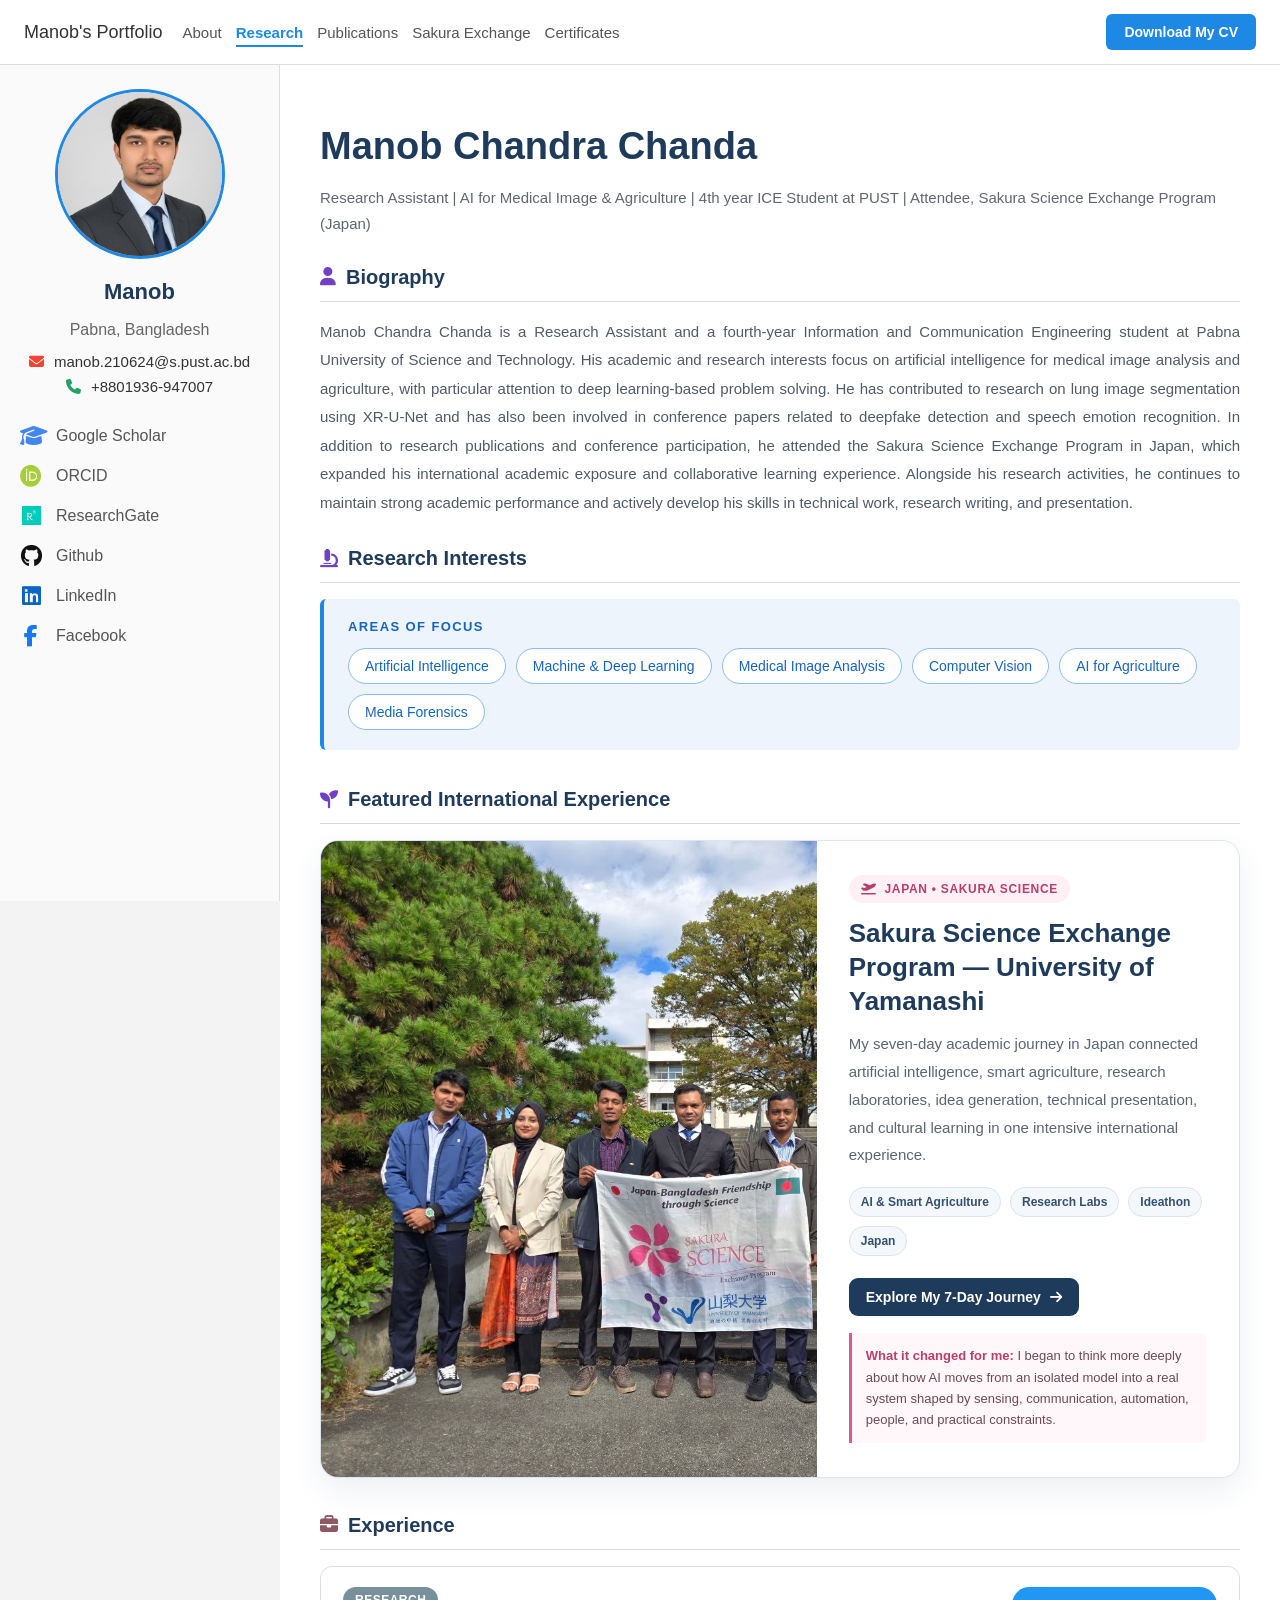
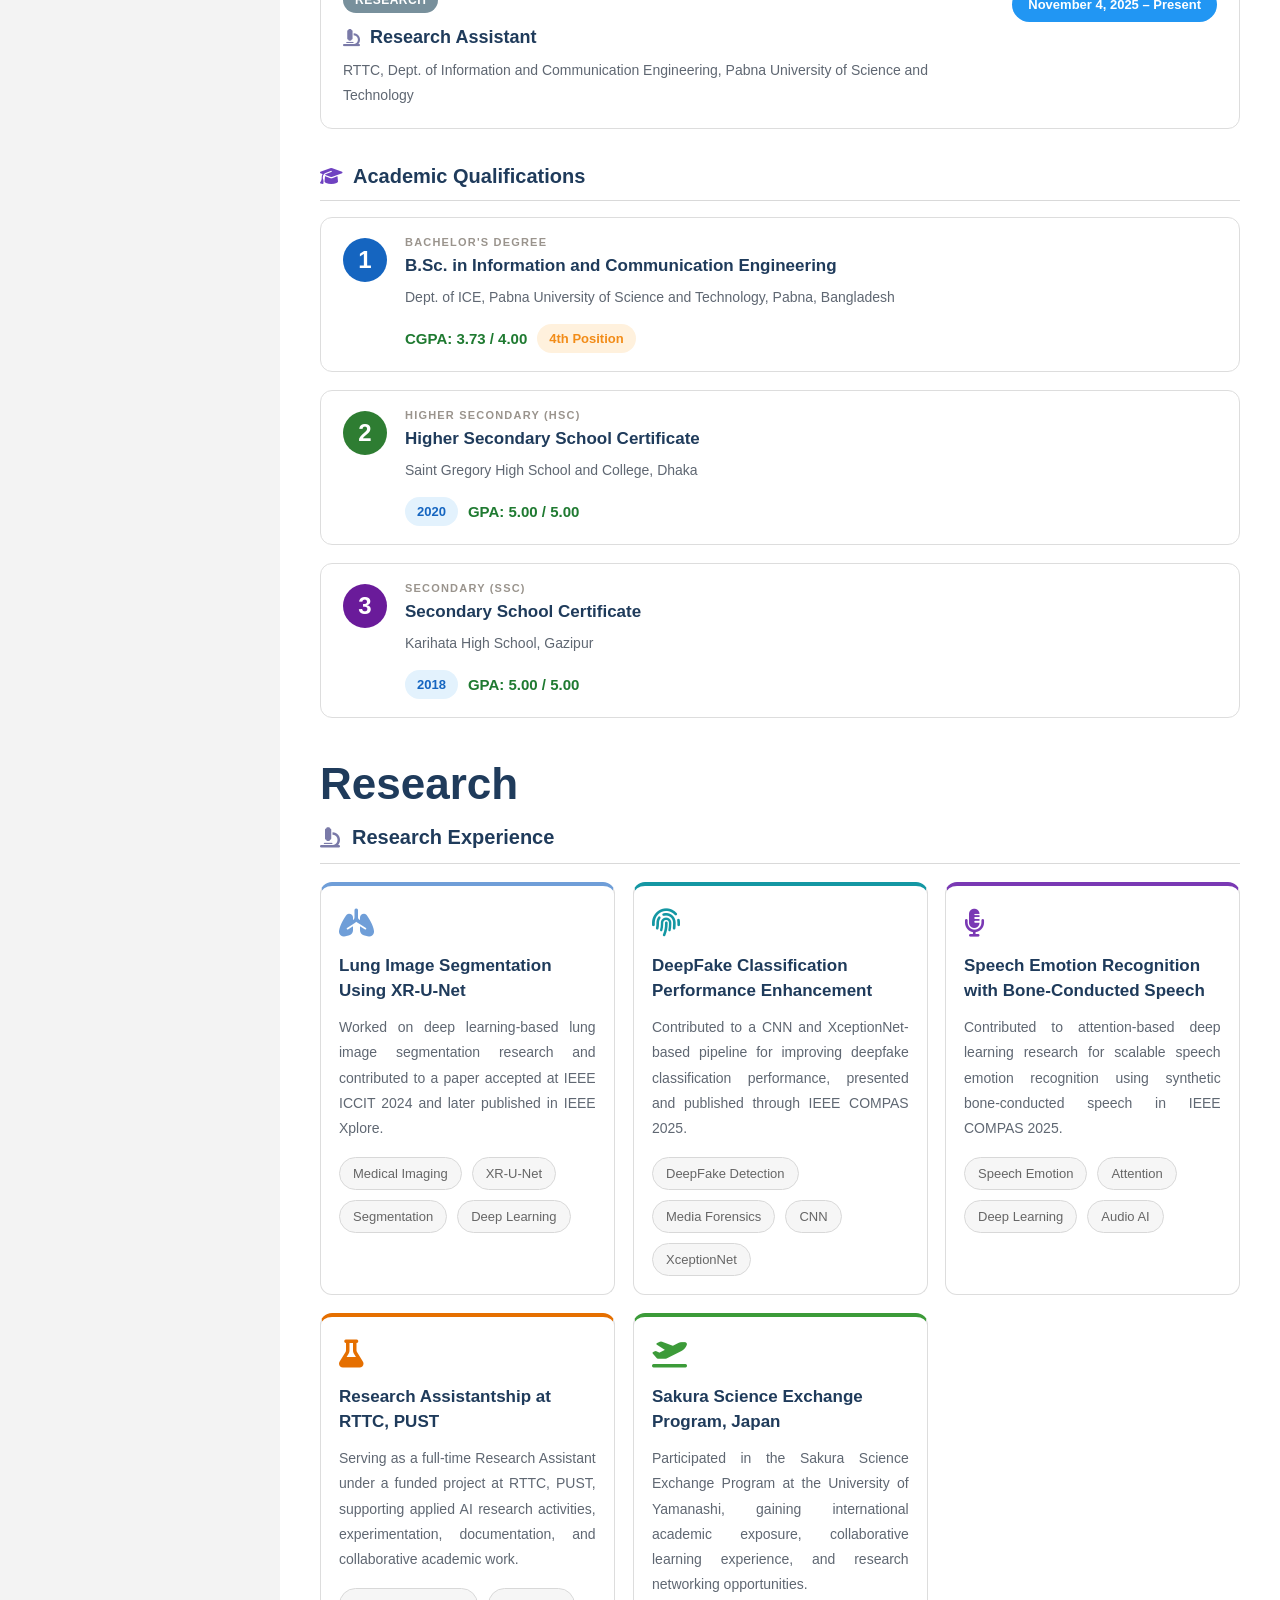
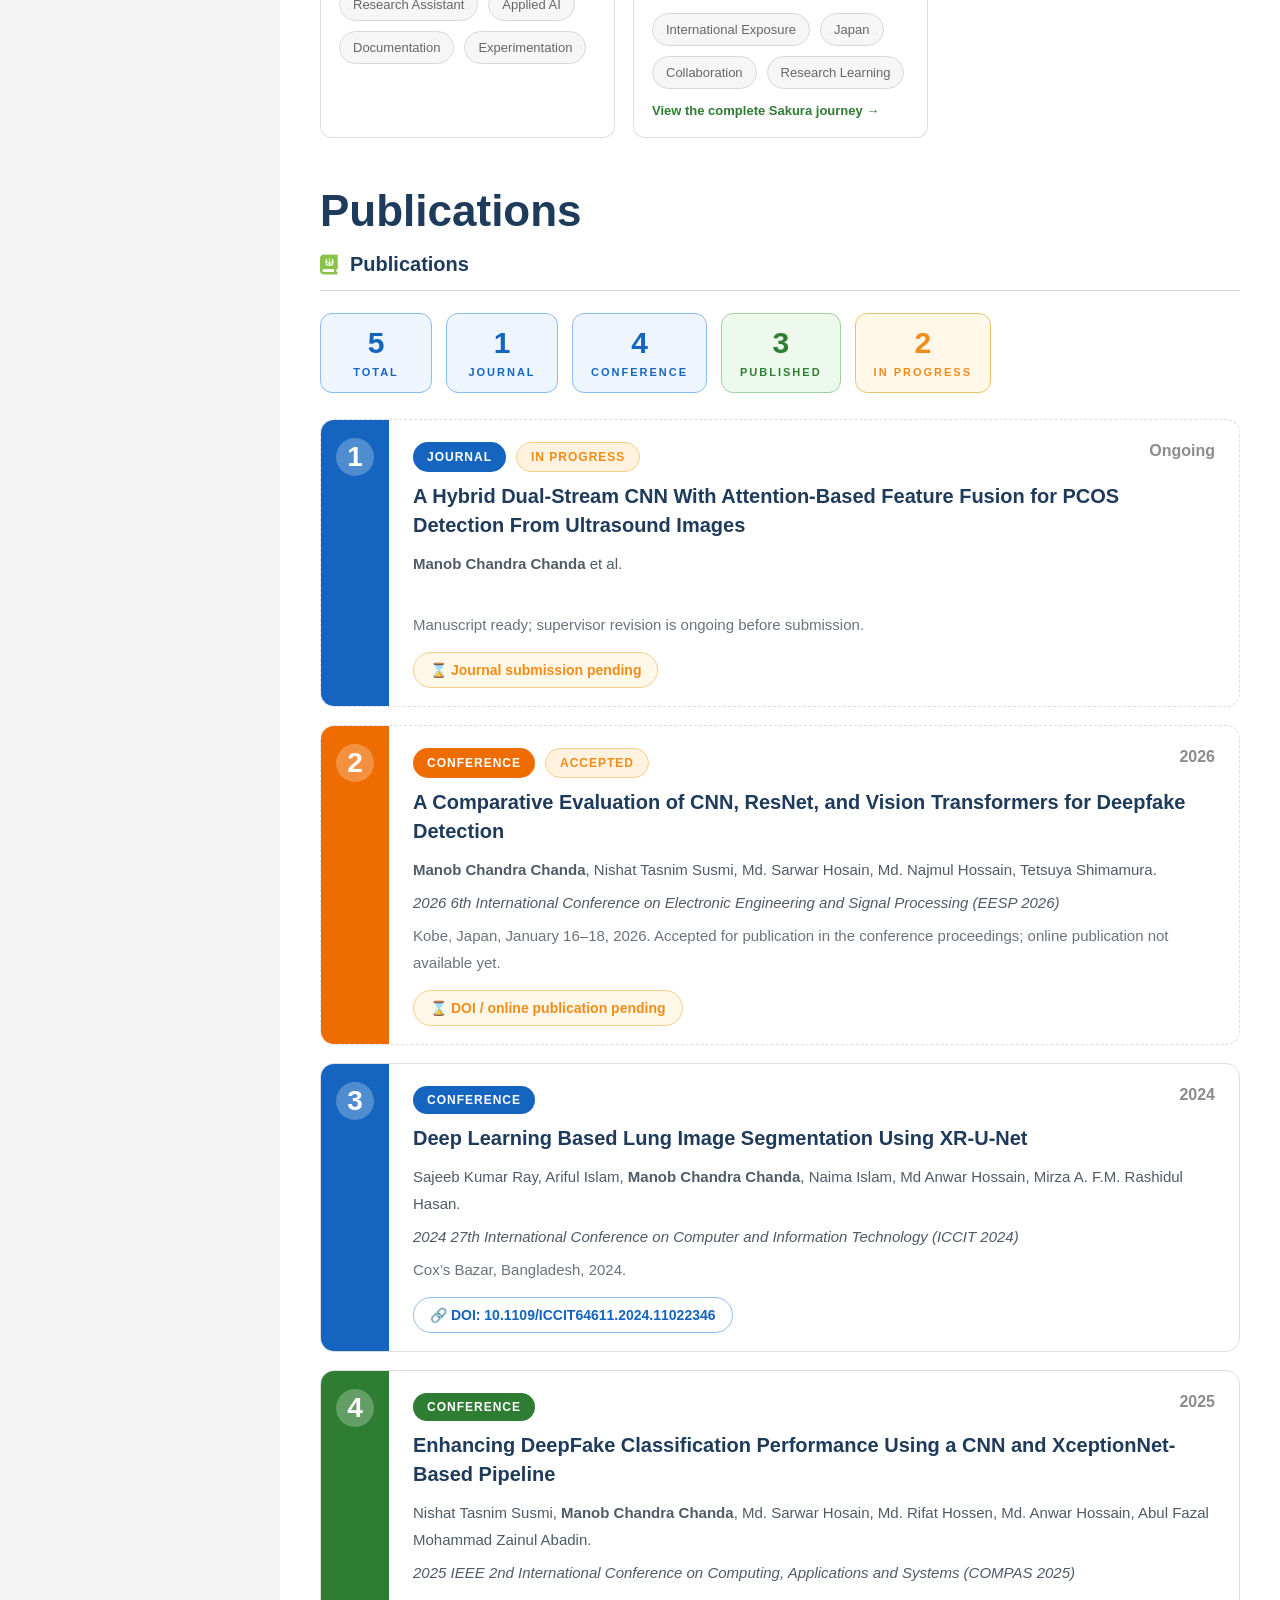
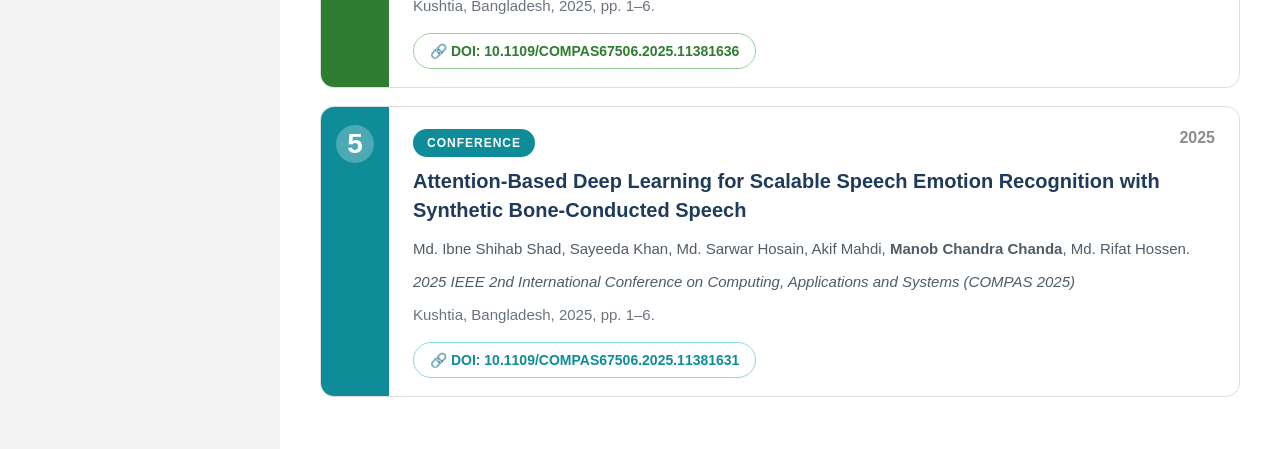
<file: index.html>
<!DOCTYPE html>
<html lang="en">
<head>
  <meta charset="UTF-8" />
  <meta name="viewport" content="width=device-width, initial-scale=1.0" />
  <meta name="description" content="Academic portfolio of Manob Chandra Chanda, featuring research, publications, and international academic experience." />
  <title>Manob Chandra Chanda | Academic Portfolio</title>

  <link rel="stylesheet" href="https://cdnjs.cloudflare.com/ajax/libs/font-awesome/6.5.2/css/all.min.css" />
  <link rel="stylesheet" href="assets/css/style.css" />
  <link rel="stylesheet" href="assets/css/home-enhancements.css" />
</head>
<body>
  <div id="content-area" aria-live="polite">
    <p style="padding:24px;">Loading portfolio...</p>
  </div>

  <script src="assets/js/script.js"></script>
</body>
</html>
</file>
<file: assets/css/style.css>
body {
  font-family: Arial, sans-serif;
  background-color: #f3f3f3;
  margin: 0;
  padding: 0;
  color: #333;
}

* {
  box-sizing: border-box;
}

img {
  max-width: 100%;
}

.top-nav {
  position: sticky;
  top: 0;
  z-index: 1000;
  background: white;
  border-bottom: 1px solid #ddd;
  padding: 14px 24px;
  display: flex;
  align-items: center;
  gap: 20px;
  flex-wrap: wrap;
}

.brand {
  font-size: 18px;
  color: #333;
  font-weight: 500;
  white-space: nowrap;
}

.nav-links {
  display: flex;
  flex-wrap: wrap;
  gap: 14px;
}

.nav-links a {
  text-decoration: none;
  color: #555;
  font-size: 15px;
}

.nav-links a.active {
  color: #1e88e5;
  font-weight: 600;
}

.cv-btn {
  margin-left: auto;
  text-decoration: none;
  background: #1e88e5;
  color: white;
  padding: 10px 18px;
  border-radius: 6px;
  font-weight: 600;
  font-size: 14px;
  white-space: nowrap;
}

.page-layout {
  display: flex;
  align-items: flex-start;
}

.sidebar {
  width: 280px;
  min-width: 280px;
  background: #fafafa;
  border-right: 1px solid #ddd;
  padding: 24px 20px;
  position: sticky;
  top: 64px;
  height: calc(100vh - 64px);
  overflow-y: auto;
}

.profile-card {
  text-align: center;
  margin-bottom: 30px;
}

.profile-image {
  width: 170px;
  height: 170px;
  border: 3px solid #1e88e5;
  border-radius: 50%;
  margin: 0 auto 20px;
  display: flex;
  align-items: center;
  justify-content: center;
  color: #1e88e5;
  font-weight: bold;
  background: white;
  overflow: hidden;
}

.profile-image img {
  width: 100%;
  height: 100%;
  object-fit: cover;
  display: block;
}

.profile-card h2 {
  margin-bottom: 10px;
  color: #1f3b5b;
  font-size: 22px;
}

.location {
  color: #666;
  margin-bottom: 14px;
  font-size: 16px;
}

.contact-line {
  margin: 8px 0;
  display: flex;
  align-items: center;
  justify-content: center;
  gap: 10px;
  font-size: 15px;
  flex-wrap: wrap;
  word-break: break-word;
}

.contact-line a {
  text-decoration: none;
  color: #333;
  word-break: break-word;
}

.email-icon {
  color: #f44336;
}

.phone-icon {
  color: #21a366;
}

.side-links {
  display: flex;
  flex-direction: column;
  gap: 18px;
  margin-top: 26px;
}

.side-links a {
  text-decoration: none;
  color: #555;
  font-size: 16px;
  display: flex;
  align-items: center;
  gap: 14px;
}

.side-links i {
  width: 22px;
  text-align: center;
  font-size: 22px;
}

.scholar-icon {
  color: #4285f4;
}

.orcid-icon {
  color: #a6ce39;
}

.researchgate-icon {
  color: #00ccbb;
}

.github-icon {
  color: #111;
}

.linkedin-icon {
  color: #0a66c2;
}

.facebook-icon {
  color: #1877f2;
}

.main-content {
  flex: 1;
  background: white;
  padding: 34px 40px;
  min-height: calc(100vh - 64px);
  overflow-x: hidden;
}

.main-content h1 {
  font-size: 38px;
  color: #1f3b5b;
  margin-bottom: 10px;
  line-height: 1.2;
}

.subtitle {
  font-size: 15px;
  color: #5f6772;
  margin-bottom: 28px;
  line-height: 1.75;
  max-width: 1050px;
}

.bio-section {
  margin-top: 8px;
}

.section-heading {
  display: flex;
  align-items: center;
  gap: 10px;
  font-size: 20px;
  color: #1f3b5b;
  margin-bottom: 16px;
  padding-bottom: 12px;
  border-bottom: 1px solid #d9d9d9;
}

.bio-heading-icon,
.research-heading-icon,
.academic-heading-icon {
  color: #6f42c1;
  font-size: 18px;
}

.experience-heading-icon {
  color: #8d5a63;
  font-size: 18px;
}

.bio-text {
  font-size: 15px;
  line-height: 1.9;
  color: #4f5b67;
  text-align: justify;
  text-justify: inter-word;
}

.research-section {
  margin-top: 30px;
}

.focus-box {
  background: #eef4fb;
  border-left: 4px solid #1e88e5;
  border-radius: 6px;
  padding: 20px 24px;
}

.focus-label {
  font-size: 13px;
  font-weight: 700;
  letter-spacing: 1.4px;
  color: #1565c0;
  margin-bottom: 14px;
  text-transform: uppercase;
}

.focus-tags {
  display: flex;
  flex-wrap: wrap;
  gap: 10px;
}

.focus-tag {
  display: inline-flex;
  align-items: center;
  padding: 9px 16px;
  border: 1px solid #8bbcf3;
  border-radius: 999px;
  background: #ffffff;
  color: #1565c0;
  font-size: 14px;
  font-weight: 500;
  transition: all 0.25s ease;
  cursor: pointer;
}

.focus-tag:hover {
  background: #1565c0;
  color: #ffffff;
  border-color: #1565c0;
  transform: translateY(-1px);
  box-shadow: 0 6px 14px rgba(21, 101, 192, 0.18);
}

.experience-section {
  margin-top: 36px;
}

.experience-card {
  background: #ffffff;
  border: 1px solid #dddddd;
  border-radius: 12px;
  padding: 20px 22px;
  margin-bottom: 18px;
  transition: box-shadow 0.28s ease, transform 0.28s ease;
}

.experience-card:hover {
  box-shadow: 0 10px 20px rgba(0, 0, 0, 0.08);
  transform: translateY(-2px);
}

.experience-header {
  display: flex;
  justify-content: space-between;
  align-items: flex-start;
  gap: 20px;
}

.experience-badge {
  display: inline-block;
  background: #78909c;
  color: white;
  font-size: 12px;
  font-weight: 700;
  letter-spacing: 0.5px;
  padding: 6px 12px;
  border-radius: 999px;
  margin-bottom: 14px;
}

.experience-title {
  display: flex;
  align-items: center;
  gap: 10px;
  font-size: 18px;
  font-weight: 700;
  color: #1f3b5b;
  margin-bottom: 10px;
}

.experience-title-icon {
  color: #7a7aa8;
  font-size: 17px;
}

.experience-org {
  font-size: 14px;
  color: #5f6772;
  line-height: 1.8;
  max-width: 820px;
}

.experience-time {
  background: #2196f3;
  color: white;
  font-size: 13px;
  font-weight: 700;
  padding: 10px 16px;
  border-radius: 999px;
  white-space: nowrap;
}

.academic-section {
  margin-top: 36px;
}

.academic-card {
  display: flex;
  align-items: flex-start;
  gap: 18px;
  background: #ffffff;
  border: 1px solid #dddddd;
  border-radius: 12px;
  padding: 18px 22px;
  margin-bottom: 18px;
  transition: box-shadow 0.28s ease, transform 0.28s ease;
}

.academic-card:hover {
  box-shadow: 0 8px 18px rgba(0, 0, 0, 0.08);
  transform: translateY(-2px);
}

.academic-number {
  width: 44px;
  height: 44px;
  min-width: 44px;
  border-radius: 50%;
  display: flex;
  align-items: center;
  justify-content: center;
  color: white;
  font-size: 24px;
  font-weight: 700;
  line-height: 1;
  margin-top: 2px;
}

.academic-blue {
  background: #1565c0;
}

.academic-green {
  background: #2e7d32;
}

.academic-purple {
  background: #6a1b9a;
}

.academic-content {
  flex: 1;
}

.academic-level {
  font-size: 11px;
  font-weight: 700;
  letter-spacing: 1.2px;
  color: #9a948d;
  margin-bottom: 8px;
}

.academic-title {
  font-size: 17px;
  font-weight: 700;
  color: #1f3b5b;
  margin-bottom: 10px;
}

.academic-place {
  font-size: 14px;
  color: #5f6772;
  margin-bottom: 14px;
  line-height: 1.7;
}

.academic-meta {
  display: flex;
  flex-wrap: wrap;
  align-items: center;
  gap: 10px;
}

.result-text {
  font-size: 15px;
  font-weight: 700;
  color: #1f7a31;
}

.meta-badge {
  display: inline-flex;
  align-items: center;
  justify-content: center;
  padding: 7px 12px;
  border-radius: 999px;
  font-size: 13px;
  font-weight: 700;
}

.meta-blue {
  background: #e3f2fd;
  color: #1565c0;
}

.meta-orange {
  background: #fff1dd;
  color: #f28c18;
}

.research-page-section {
  margin-top: 42px;
}

.research-page-title {
  font-size: 44px;
  font-weight: 700;
  color: #1f3b5b;
  margin: 0 0 18px 0;
  line-height: 1.1;
}

.research-subtitle {
  display: flex;
  align-items: center;
  gap: 12px;
  font-size: 20px;
  color: #1f3b5b;
  margin: 0 0 18px 0;
  padding-bottom: 14px;
  border-bottom: 1px solid #d9d9d9;
}

.research-subtitle-icon {
  color: #7a7aa8;
  font-size: 20px;
}

.research-grid {
  display: grid;
  grid-template-columns: repeat(3, minmax(0, 1fr));
  gap: 18px;
}

.research-card {
  --accent: #1e88e5;
  background: #ffffff;
  border: 1px solid #dddddd;
  border-top: 4px solid var(--accent);
  border-radius: 12px;
  padding: 22px 18px 18px;
  transition: box-shadow 0.28s ease, transform 0.28s ease;
}

.research-card:hover {
  box-shadow: 0 12px 22px rgba(0, 0, 0, 0.09);
  transform: translateY(-3px);
}

.research-card-icon {
  font-size: 28px;
  color: var(--accent);
  margin-bottom: 14px;
}

.research-card-title {
  font-size: 17px;
  line-height: 1.45;
  color: #1f3b5b;
  margin: 0 0 12px 0;
}

.research-card-text {
  font-size: 14px;
  line-height: 1.8;
  color: #5f6772;
  margin: 0 0 16px 0;
  text-align: justify;
}

.research-keywords {
  display: flex;
  flex-wrap: wrap;
  gap: 10px;
}

.research-keyword {
  display: inline-flex;
  align-items: center;
  padding: 8px 13px;
  border: 1px solid #d8d8d8;
  border-radius: 999px;
  background: #f6f6f6;
  color: #666666;
  font-size: 13px;
  font-weight: 500;
  transition: all 0.25s ease;
}

.research-card:hover .research-keyword {
  background: var(--accent);
  color: #ffffff;
  border-color: var(--accent);
}

.accent-blue {
  --accent: #6f9ed8;
}

.accent-teal {
  --accent: #1497a3;
}

.accent-purple {
  --accent: #7a39b4;
}

.accent-orange {
  --accent: #e56f00;
}

.accent-green {
  --accent: #3c9b39;
}

@media (max-width: 1200px) {
  .research-grid {
    grid-template-columns: repeat(2, minmax(0, 1fr));
  }

  .main-content {
    padding: 30px 28px;
  }
}

@media (max-width: 992px) {
  .page-layout {
    flex-direction: column;
  }

  .sidebar {
    position: static;
    width: 100%;
    min-width: 100%;
    height: auto;
    border-right: none;
    border-bottom: 1px solid #ddd;
    overflow: visible;
  }

  .main-content {
    width: 100%;
    min-height: auto;
    padding: 28px 20px;
  }

  .top-nav {
    padding: 12px 16px;
    gap: 12px;
  }

  .nav-links {
    width: 100%;
    gap: 10px 12px;
  }

  .cv-btn {
    margin-left: 0;
  }

  .experience-header {
    flex-direction: column;
  }

  .experience-time {
    align-self: flex-start;
  }

  .research-grid {
    grid-template-columns: repeat(2, minmax(0, 1fr));
  }
}

@media (max-width: 768px) {
  .main-content h1 {
    font-size: 30px;
  }

  .subtitle {
    font-size: 14px;
    line-height: 1.7;
  }

  .section-heading {
    font-size: 18px;
  }

  .research-page-title {
    font-size: 34px;
  }

  .research-subtitle {
    font-size: 18px;
  }

  .research-grid {
    grid-template-columns: 1fr;
  }

  .profile-image {
    width: 150px;
    height: 150px;
  }

  .profile-card h2 {
    font-size: 20px;
  }

  .side-links a {
    font-size: 15px;
  }

  .academic-card {
    padding: 16px 14px;
  }

  .academic-title {
    font-size: 16px;
  }

  .bio-text,
  .experience-org,
  .academic-place,
  .research-card-text {
    font-size: 14px;
  }
}

@media (max-width: 576px) {
  .top-nav {
    flex-direction: column;
    align-items: flex-start;
  }

  .brand {
    font-size: 17px;
  }

  .nav-links {
    width: 100%;
    flex-direction: row;
    flex-wrap: wrap;
  }

  .nav-links a {
    font-size: 14px;
  }

  .cv-btn {
    font-size: 13px;
    padding: 9px 14px;
  }

  .main-content {
    padding: 24px 14px;
  }

  .main-content h1 {
    font-size: 26px;
  }

  .subtitle {
    font-size: 13.5px;
  }

  .section-heading {
    font-size: 17px;
  }

  .focus-box,
  .experience-card,
  .academic-card,
  .research-card {
    padding-left: 14px;
    padding-right: 14px;
  }

  .focus-tag,
  .research-keyword,
  .meta-badge {
    font-size: 12px;
  }

  .academic-number {
    width: 38px;
    height: 38px;
    min-width: 38px;
    font-size: 20px;
  }

  .research-page-title {
    font-size: 30px;
  }

  .research-card-title {
    font-size: 16px;
  }

  .contact-line {
    font-size: 14px;
  }
}

.publications-section {
  margin-top: 48px;
}

.publications-page-title {
  font-size: 44px;
  font-weight: 700;
  color: #1f3b5b;
  margin: 0 0 18px 0;
  line-height: 1.1;
}

.publications-subtitle-icon {
  color: #8bc34a;
  font-size: 20px;
}

.pub-stats {
  display: flex;
  flex-wrap: wrap;
  gap: 14px;
  margin: 22px 0 26px;
}

.pub-stat-box {
  min-width: 112px;
  padding: 14px 18px;
  border-radius: 12px;
  background: #ffffff;
  text-align: center;
  border: 1px solid #dcdcdc;
}

.pub-stat-number {
  font-size: 30px;
  font-weight: 700;
  line-height: 1;
  margin-bottom: 8px;
}

.pub-stat-label {
  font-size: 11px;
  font-weight: 700;
  letter-spacing: 2px;
  text-transform: uppercase;
}

.stat-blue {
  border-color: #8bbcf3;
  background: #eef5fd;
}

.stat-blue .pub-stat-number,
.stat-blue .pub-stat-label {
  color: #1565c0;
}

.stat-green {
  border-color: #9fd19f;
  background: #eef9ee;
}

.stat-green .pub-stat-number,
.stat-green .pub-stat-label {
  color: #2e7d32;
}

.stat-orange {
  border-color: #e7c46b;
  background: #fff8e8;
}

.stat-orange .pub-stat-number,
.stat-orange .pub-stat-label {
  color: #f28c18;
}

.publication-card {
  --pub-accent: #1565c0;
  position: relative;
  display: flex;
  background: #ffffff;
  border: 1px solid #dddddd;
  border-radius: 14px;
  margin-bottom: 18px;
  overflow: hidden;
  transition: box-shadow 0.28s ease, transform 0.28s ease;
}

.publication-card:hover {
  box-shadow: 0 10px 22px rgba(0, 0, 0, 0.10);
  transform: translateY(-2px);
}

.publication-left-bar {
  width: 68px;
  min-width: 68px;
  background: var(--pub-accent);
  display: flex;
  justify-content: center;
  padding-top: 18px;
}

.publication-number {
  width: 38px;
  height: 38px;
  border-radius: 50%;
  background: rgba(255, 255, 255, 0.25);
  color: #ffffff;
  display: flex;
  align-items: center;
  justify-content: center;
  font-size: 28px;
  font-weight: 700;
  line-height: 1;
}

.publication-body {
  flex: 1;
  padding: 22px 24px 18px;
}

.publication-top-row {
  display: flex;
  align-items: flex-start;
  justify-content: space-between;
  gap: 16px;
  margin-bottom: 10px;
}

.publication-badges {
  display: flex;
  flex-wrap: wrap;
  gap: 10px;
}

.pub-type-badge,
.pub-status-badge {
  display: inline-flex;
  align-items: center;
  justify-content: center;
  padding: 7px 14px;
  border-radius: 999px;
  font-size: 12px;
  font-weight: 700;
  letter-spacing: 1px;
  text-transform: uppercase;
}

.pub-blue {
  background: #1565c0;
  color: #ffffff;
}

.pub-green {
  background: #2e7d32;
  color: #ffffff;
}

.pub-orange {
  background: #ef6c00;
  color: #ffffff;
}

.pub-teal {
  background: #0e8d99;
  color: #ffffff;
}

.pub-status-orange {
  background: #fff3df;
  color: #f28c18;
  border: 1px solid #f3cf8a;
}

.publication-year {
  color: #8c8c8c;
  font-size: 16px;
  font-weight: 700;
  white-space: nowrap;
}

.publication-title {
  font-size: 20px;
  line-height: 1.45;
  color: #1f3b5b;
  margin: 0 0 10px 0;
}

.publication-authors {
  font-size: 15px;
  line-height: 1.8;
  color: #4f5b67;
  margin-bottom: 6px;
}

.publication-venue {
  font-size: 15px;
  line-height: 1.8;
  color: #4f5b67;
  font-style: italic;
  margin-bottom: 6px;
}

.publication-empty {
  min-height: 22px;
}

.publication-details {
  font-size: 15px;
  line-height: 1.8;
  color: #6a737d;
  margin-bottom: 14px;
}

.publication-actions {
  display: flex;
  flex-wrap: wrap;
  gap: 10px;
}

.pub-doi-link {
  display: inline-flex;
  align-items: center;
  padding: 9px 16px;
  border-radius: 999px;
  background: #ffffff;
  text-decoration: none;
  font-size: 14px;
  font-weight: 700;
  transition: all 0.25s ease;
}

.pub-doi-link:hover {
  transform: translateY(-1px);
}

.pub-blue-link {
  color: #1565c0;
  border: 1px solid #8bbcf3;
}

.pub-blue-link:hover {
  background: #1565c0;
  color: #ffffff;
  border-color: #1565c0;
}

.pub-green-link {
  color: #2e7d32;
  border: 1px solid #96d19c;
}

.pub-green-link:hover {
  background: #2e7d32;
  color: #ffffff;
  border-color: #2e7d32;
}

.pub-teal-link {
  color: #0e8d99;
  border: 1px solid #8ad7de;
}

.pub-teal-link:hover {
  background: #0e8d99;
  color: #ffffff;
  border-color: #0e8d99;
}

.pub-pending-chip {
  display: inline-flex;
  align-items: center;
  padding: 9px 16px;
  border-radius: 999px;
  background: #fff8e8;
  color: #f28c18;
  border: 1px solid #f3cf8a;
  font-size: 14px;
  font-weight: 700;
}

.pub-accent-blue {
  --pub-accent: #1565c0;
}

.pub-accent-green {
  --pub-accent: #2e7d32;
}

.pub-accent-orange {
  --pub-accent: #ef6c00;
}

.pub-accent-teal {
  --pub-accent: #0e8d99;
}

.pub-dashed {
  border-style: dashed;
}

@media (max-width: 992px) {
  .publication-top-row {
    flex-direction: column;
    align-items: flex-start;
  }
}

@media (max-width: 768px) {
  .publications-page-title {
    font-size: 34px;
  }

  .publication-card {
    flex-direction: column;
  }

  .publication-left-bar {
    width: 100%;
    min-width: 100%;
    height: 56px;
    padding-top: 0;
    align-items: center;
  }

  .publication-number {
    margin-top: 9px;
  }

  .publication-body {
    padding: 18px 16px 16px;
  }

  .publication-title {
    font-size: 18px;
  }

  .publication-authors,
  .publication-venue,
  .publication-details {
    font-size: 14px;
  }

  .pub-stat-box {
    min-width: 96px;
    padding: 12px 14px;
  }

  .pub-stat-number {
    font-size: 26px;
  }
}

@media (max-width: 576px) {
  .pub-stats {
    gap: 10px;
  }

  .pub-stat-box {
    min-width: calc(50% - 5px);
  }

  .publication-title {
    font-size: 17px;
  }

  .pub-doi-link,
  .pub-pending-chip {
    font-size: 13px;
    padding: 8px 14px;
  }
}
</file>
<file: assets/css/home-enhancements.css>
/* =========================================================
   HOME PAGE ENHANCEMENTS + SAKURA FEATURE
   Existing style.css-এর উপর কাজ করবে।
   ========================================================= */

.nav-links a {
  position: relative;
  transition: color .25s ease;
}

.nav-links a::after {
  content: "";
  position: absolute;
  left: 0;
  bottom: -6px;
  width: 100%;
  height: 2px;
  background: #1e88e5;
  transform: scaleX(0);
  transform-origin: left;
  transition: transform .25s ease;
}

.nav-links a:hover::after,
.nav-links a.active::after {
  transform: scaleX(1);
}

.nav-links a:hover {
  color: #1e88e5;
}


/* =========================
   Sakura homepage feature
   ========================= */

.sakura-feature-section {
  margin-top: 38px;
}

.sakura-feature-card {
  --mx: 70%;
  --my: 18%;

  position: relative;
  overflow: hidden;

  display: grid;
  grid-template-columns:
    minmax(0, 1.08fr)
    minmax(0, .92fr);

  background: #ffffff;

  border: 1px solid #dce4ee;
  border-radius: 18px;

  box-shadow:
    0 12px 30px
    rgba(31, 59, 91, .08);

  transition:
    box-shadow .3s ease,
    border-color .3s ease;
}

.sakura-feature-card::after {
  content: "";

  position: absolute;
  inset: 0;

  pointer-events: none;

  background:
    radial-gradient(
      360px circle
      at var(--mx) var(--my),
      rgba(216, 92, 139, .12),
      transparent 62%
    );

  opacity: 0;

  transition:
    opacity .25s ease;
}

.sakura-feature-card:hover::after {
  opacity: 1;
}

.sakura-feature-card:hover {
  border-color: #c9d8ea;

  box-shadow:
    0 20px 44px
    rgba(31, 59, 91, .14);
}


/* Sakura image */

.sakura-feature-image {
  min-height: 365px;

  background: #eef4fb;

  overflow: hidden;
}

.sakura-feature-image img {
  width: 100%;
  height: 100%;

  min-height: 365px;

  object-fit: cover;

  /*
    তুমি ছবির একেবারে left side-এ।
    তাই crop হলেও left side preserve হবে।
  */
  object-position: left center;

  display: block;

  transition:
    transform .6s
    cubic-bezier(.2, .7, .2, 1);
}

.sakura-feature-card:hover
.sakura-feature-image img {
  transform: scale(1.035);
}


/* Sakura text */

.sakura-feature-content {
  position: relative;

  z-index: 1;

  padding:
    34px 32px;

  display: flex;

  flex-direction: column;

  justify-content: center;
}

.sakura-kicker {
  display: inline-flex;

  width: fit-content;

  align-items: center;

  gap: 8px;

  padding:
    7px 12px;

  border-radius: 999px;

  background: #fff0f6;

  color: #b63f6b;

  font-size: 12px;

  font-weight: 800;

  letter-spacing: .7px;

  text-transform: uppercase;

  margin-bottom: 14px;
}

.sakura-feature-title {
  margin:
    0 0 12px;

  color: #1f3b5b;

  font-size: 26px;

  line-height: 1.3;
}

.sakura-feature-text {
  margin:
    0 0 18px;

  color: #596574;

  font-size: 15px;

  line-height: 1.85;
}


/* Tags */

.sakura-feature-tags {
  display: flex;

  flex-wrap: wrap;

  gap: 9px;

  margin-bottom: 22px;
}

.sakura-feature-tags span {
  padding:
    7px 11px;

  border-radius: 999px;

  background: #f4f8fc;

  border:
    1px solid #d9e4ef;

  color: #34516e;

  font-size: 12px;

  font-weight: 700;
}


/* Sakura button */

.sakura-feature-action {
  display: inline-flex;

  width: fit-content;

  align-items: center;

  gap: 9px;

  padding:
    11px 17px;

  border-radius: 9px;

  text-decoration: none;

  background: #1f3b5b;

  color: #ffffff;

  font-weight: 700;

  font-size: 14px;

  transition:
    transform .25s ease,
    background .25s ease,
    box-shadow .25s ease;
}

.sakura-feature-action:hover {
  background: #294f78;

  transform:
    translateY(-2px);

  box-shadow:
    0 10px 20px
    rgba(31, 59, 91, .18);
}


/* Short learning box */

.sakura-mini-learning {
  margin:
    17px 0 0;

  padding:
    12px 14px;

  border-left:
    3px solid #d85c8b;

  background: #fff7fa;

  color: #6d4a58;

  font-size: 13px;

  line-height: 1.65;

  border-radius:
    0 8px 8px 0;
}

.sakura-mini-learning strong {
  color: #b63f6b;
}


/* Existing Sakura research card link */

.sakura-research-link {
  display: inline-flex;

  margin-top: 14px;

  text-decoration: none;

  color: #2e7d32;

  font-weight: 700;

  font-size: 13px;
}

.sakura-research-link:hover {
  text-decoration: underline;
}


/* ========================
   Scroll reveal
   ======================== */

.js-reveal {
  opacity: 0;

  transform:
    translateY(18px);

  transition:
    opacity .7s ease,
    transform .7s ease;
}

.js-reveal.is-visible {
  opacity: 1;

  transform:
    translateY(0);
}


/* ========================
   JS mouse tilt
   ======================== */

.interactive-tilt {
  transform-style:
    preserve-3d;

  will-change:
    transform;

  transition:
    transform .18s ease,
    box-shadow .28s ease;
}


/* ========================
   Back to top button
   ======================== */

.site-back-to-top {
  position: fixed;

  right: 22px;
  bottom: 22px;

  width: 44px;
  height: 44px;

  border: 0;

  border-radius: 50%;

  background: #1f3b5b;

  color: #ffffff;

  cursor: pointer;

  z-index: 1200;

  box-shadow:
    0 10px 25px
    rgba(31, 59, 91, .24);

  opacity: 0;

  visibility: hidden;

  transform:
    translateY(10px);

  transition:
    .25s ease;
}

.site-back-to-top.show {
  opacity: 1;

  visibility: visible;

  transform:
    translateY(0);
}

.site-back-to-top:hover {
  background: #1e88e5;

  transform:
    translateY(-2px);
}


/* ========================
   Tablet
   ======================== */

@media (max-width: 900px) {

  .sakura-feature-card {
    grid-template-columns:
      1fr;
  }

  .sakura-feature-image,
  .sakura-feature-image img {
    min-height: 300px;
  }

  .sakura-feature-content {
    padding:
      26px 22px;
  }
}


/* ========================
   Mobile
   ======================== */

@media (max-width: 576px) {

  .sakura-feature-image,
  .sakura-feature-image img {
    min-height: 250px;
  }

  .sakura-feature-title {
    font-size: 22px;
  }

  .sakura-feature-text {
    font-size: 14px;
  }
}


/* Accessibility */

@media (
  prefers-reduced-motion: reduce
) {

  .js-reveal {
    opacity: 1;

    transform: none;

    transition: none;
  }

  .interactive-tilt,
  .sakura-feature-image img,
  .sakura-feature-action {
    transition:
      none !important;
  }
}
</file>
